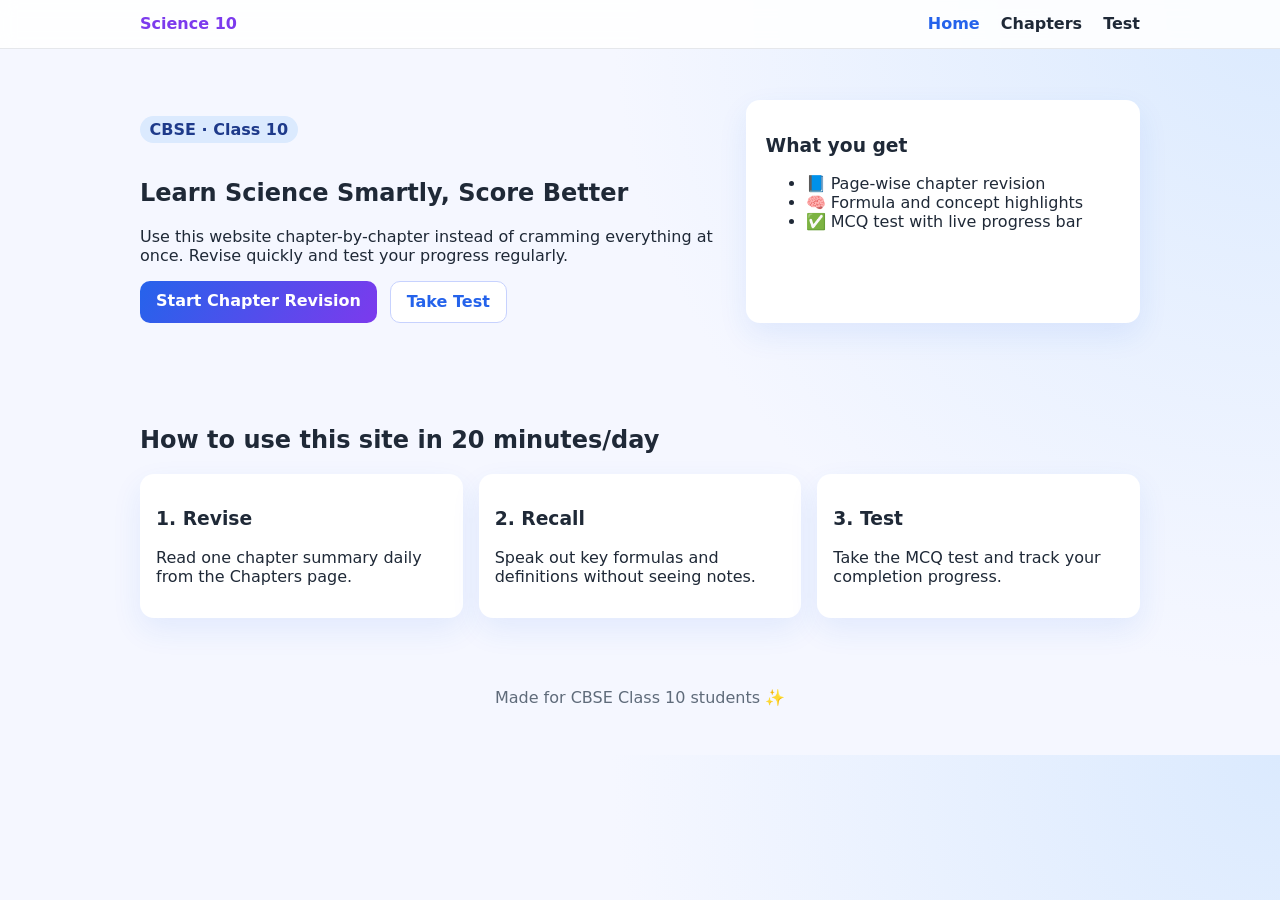
<file: index.html>
<!DOCTYPE html>
<html lang="en">
<head>
  <meta charset="UTF-8" />
  <meta name="viewport" content="width=device-width, initial-scale=1.0" />
  <title>CBSE Class 10 Science Prep</title>
  <link rel="stylesheet" href="css/style.css" />
</head>
<body>
  <header class="site-header">
    <div class="container nav-wrap">
      <a class="logo" href="index.html">Science 10</a>
      <nav>
        <a href="index.html" class="active">Home</a>
        <a href="chapters.html">Chapters</a>
        <a href="test.html">Test</a>
      </nav>
    </div>
  </header>

  <main>
    <section class="hero">
      <div class="container hero-grid">
        <div>
          <p class="badge">CBSE · Class 10</p>
          <h1>Learn Science Smartly, Score Better</h1>
          <p>Use this website chapter-by-chapter instead of cramming everything at once. Revise quickly and test your progress regularly.</p>
          <div class="cta-row">
            <a class="btn" href="chapters.html">Start Chapter Revision</a>
            <a class="btn btn--ghost" href="test.html">Take Test</a>
          </div>
        </div>
        <div class="hero-card">
          <h3>What you get</h3>
          <ul>
            <li>📘 Page-wise chapter revision</li>
            <li>🧠 Formula and concept highlights</li>
            <li>✅ MCQ test with live progress bar</li>
          </ul>
        </div>
      </div>
    </section>

    <section class="container section">
      <h2>How to use this site in 20 minutes/day</h2>
      <div class="cards cards-3">
        <article class="card">
          <h3>1. Revise</h3>
          <p>Read one chapter summary daily from the Chapters page.</p>
        </article>
        <article class="card">
          <h3>2. Recall</h3>
          <p>Speak out key formulas and definitions without seeing notes.</p>
        </article>
        <article class="card">
          <h3>3. Test</h3>
          <p>Take the MCQ test and track your completion progress.</p>
        </article>
      </div>
    </section>
  </main>

  <footer>
    <p>Made for CBSE Class 10 students ✨</p>
  </footer>
</body>
</html>
</file>
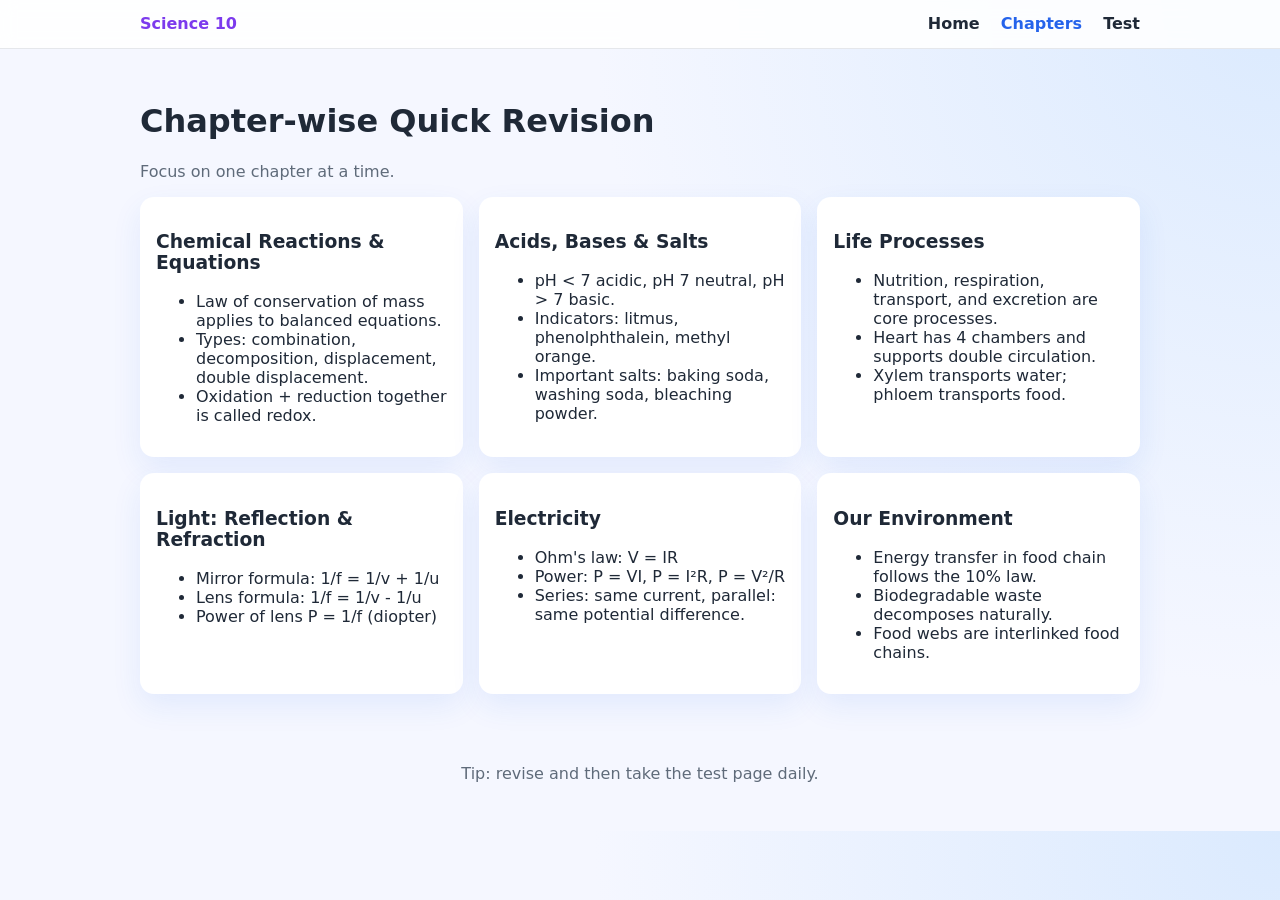
<file: chapters.html>
<!DOCTYPE html>
<html lang="en">
<head>
  <meta charset="UTF-8" />
  <meta name="viewport" content="width=device-width, initial-scale=1.0" />
  <title>Chapters | CBSE Class 10 Science Prep</title>
  <link rel="stylesheet" href="css/style.css" />
</head>
<body>
  <header class="site-header">
    <div class="container nav-wrap">
      <a class="logo" href="index.html">Science 10</a>
      <nav>
        <a href="index.html">Home</a>
        <a href="chapters.html" class="active">Chapters</a>
        <a href="test.html">Test</a>
      </nav>
    </div>
  </header>

  <main class="container section">
    <h1>Chapter-wise Quick Revision</h1>
    <p class="muted">Focus on one chapter at a time.</p>

    <div class="cards">
      <article class="card">
        <h3>Chemical Reactions & Equations</h3>
        <ul>
          <li>Law of conservation of mass applies to balanced equations.</li>
          <li>Types: combination, decomposition, displacement, double displacement.</li>
          <li>Oxidation + reduction together is called redox.</li>
        </ul>
      </article>

      <article class="card">
        <h3>Acids, Bases & Salts</h3>
        <ul>
          <li>pH &lt; 7 acidic, pH 7 neutral, pH &gt; 7 basic.</li>
          <li>Indicators: litmus, phenolphthalein, methyl orange.</li>
          <li>Important salts: baking soda, washing soda, bleaching powder.</li>
        </ul>
      </article>

      <article class="card">
        <h3>Life Processes</h3>
        <ul>
          <li>Nutrition, respiration, transport, and excretion are core processes.</li>
          <li>Heart has 4 chambers and supports double circulation.</li>
          <li>Xylem transports water; phloem transports food.</li>
        </ul>
      </article>

      <article class="card">
        <h3>Light: Reflection & Refraction</h3>
        <ul>
          <li>Mirror formula: 1/f = 1/v + 1/u</li>
          <li>Lens formula: 1/f = 1/v - 1/u</li>
          <li>Power of lens P = 1/f (diopter)</li>
        </ul>
      </article>

      <article class="card">
        <h3>Electricity</h3>
        <ul>
          <li>Ohm's law: V = IR</li>
          <li>Power: P = VI, P = I²R, P = V²/R</li>
          <li>Series: same current, parallel: same potential difference.</li>
        </ul>
      </article>

      <article class="card">
        <h3>Our Environment</h3>
        <ul>
          <li>Energy transfer in food chain follows the 10% law.</li>
          <li>Biodegradable waste decomposes naturally.</li>
          <li>Food webs are interlinked food chains.</li>
        </ul>
      </article>
    </div>
  </main>

  <footer>
    <p>Tip: revise and then take the test page daily.</p>
  </footer>
</body>
</html>
</file>
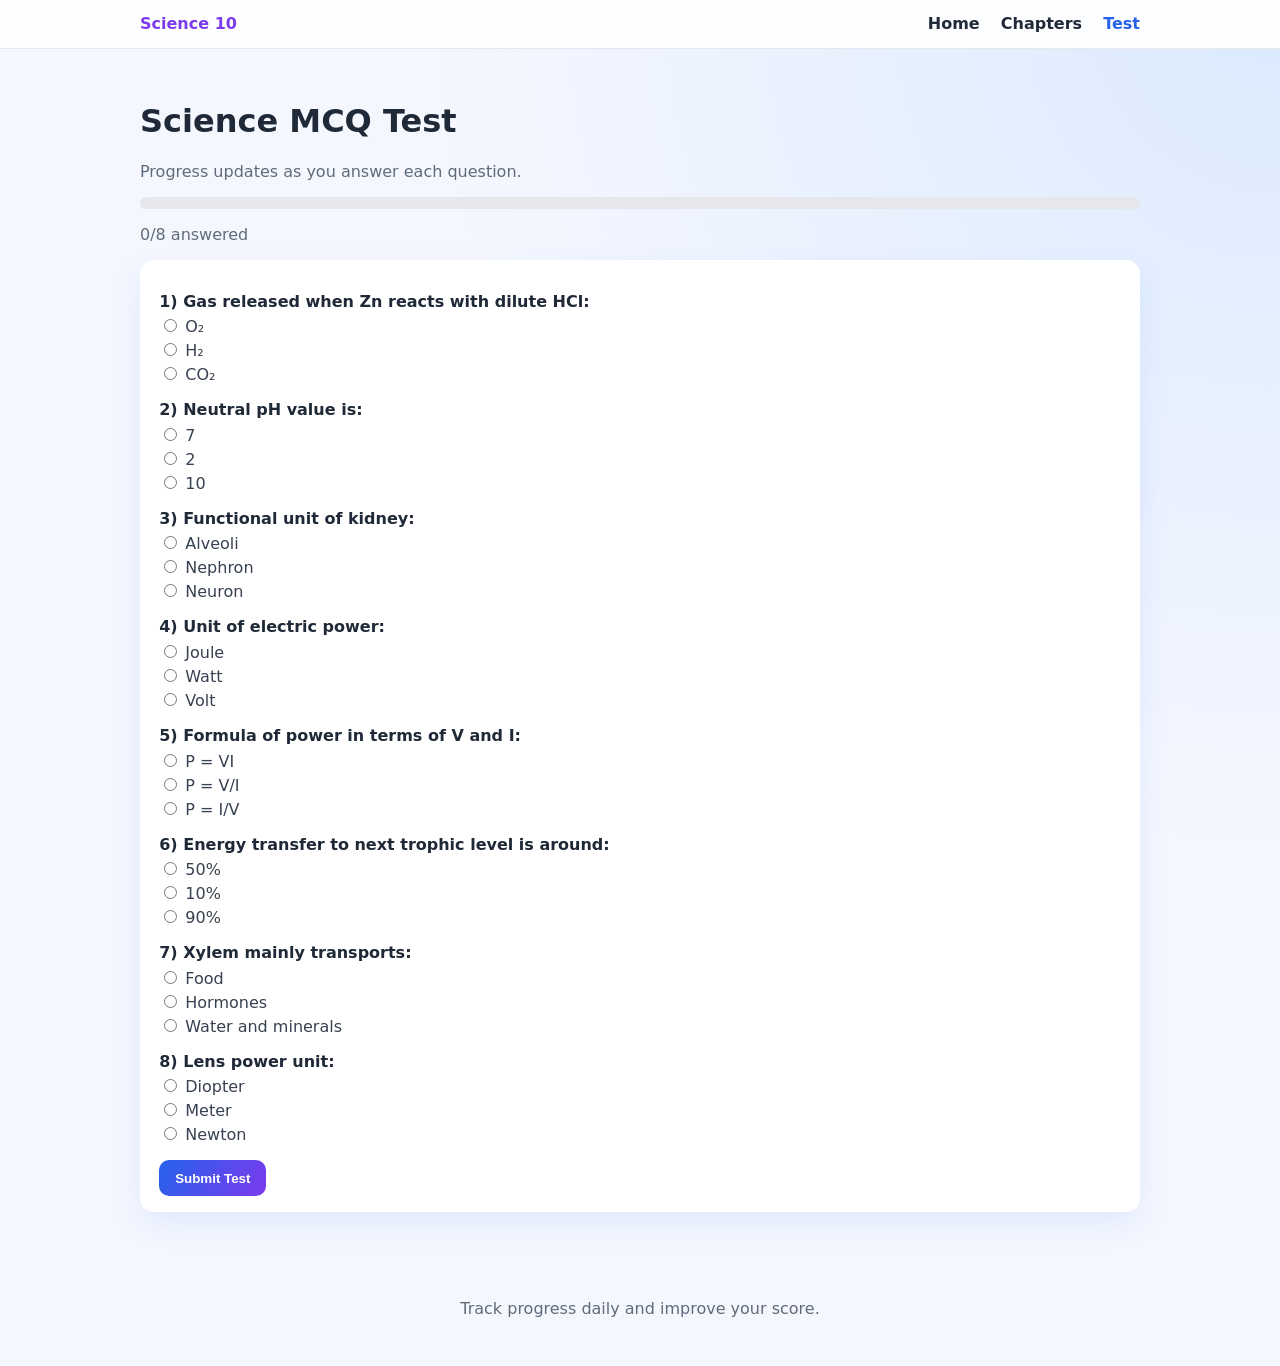
<file: test.html>
<!DOCTYPE html>
<html lang="en">
<head>
  <meta charset="UTF-8" />
  <meta name="viewport" content="width=device-width, initial-scale=1.0" />
  <title>Test | CBSE Class 10 Science Prep</title>
  <link rel="stylesheet" href="css/style.css" />
</head>
<body>
  <header class="site-header">
    <div class="container nav-wrap">
      <a class="logo" href="index.html">Science 10</a>
      <nav>
        <a href="index.html">Home</a>
        <a href="chapters.html">Chapters</a>
        <a href="test.html" class="active">Test</a>
      </nav>
    </div>
  </header>

  <main class="container section">
    <h1>Science MCQ Test</h1>
    <p class="muted">Progress updates as you answer each question.</p>

    <div class="progress-wrap" aria-label="Test progress">
      <div id="progressBar" class="progress-bar"></div>
    </div>
    <p id="progressText" class="muted">0/8 answered</p>

    <form id="quizForm" class="test-form">
      <div class="question">
        <p>1) Gas released when Zn reacts with dilute HCl:</p>
        <label><input type="radio" name="q1" value="a"> O₂</label>
        <label><input type="radio" name="q1" value="b"> H₂</label>
        <label><input type="radio" name="q1" value="c"> CO₂</label>
      </div>
      <div class="question">
        <p>2) Neutral pH value is:</p>
        <label><input type="radio" name="q2" value="a"> 7</label>
        <label><input type="radio" name="q2" value="b"> 2</label>
        <label><input type="radio" name="q2" value="c"> 10</label>
      </div>
      <div class="question">
        <p>3) Functional unit of kidney:</p>
        <label><input type="radio" name="q3" value="a"> Alveoli</label>
        <label><input type="radio" name="q3" value="b"> Nephron</label>
        <label><input type="radio" name="q3" value="c"> Neuron</label>
      </div>
      <div class="question">
        <p>4) Unit of electric power:</p>
        <label><input type="radio" name="q4" value="a"> Joule</label>
        <label><input type="radio" name="q4" value="b"> Watt</label>
        <label><input type="radio" name="q4" value="c"> Volt</label>
      </div>
      <div class="question">
        <p>5) Formula of power in terms of V and I:</p>
        <label><input type="radio" name="q5" value="a"> P = VI</label>
        <label><input type="radio" name="q5" value="b"> P = V/I</label>
        <label><input type="radio" name="q5" value="c"> P = I/V</label>
      </div>
      <div class="question">
        <p>6) Energy transfer to next trophic level is around:</p>
        <label><input type="radio" name="q6" value="a"> 50%</label>
        <label><input type="radio" name="q6" value="b"> 10%</label>
        <label><input type="radio" name="q6" value="c"> 90%</label>
      </div>
      <div class="question">
        <p>7) Xylem mainly transports:</p>
        <label><input type="radio" name="q7" value="a"> Food</label>
        <label><input type="radio" name="q7" value="b"> Hormones</label>
        <label><input type="radio" name="q7" value="c"> Water and minerals</label>
      </div>
      <div class="question">
        <p>8) Lens power unit:</p>
        <label><input type="radio" name="q8" value="a"> Diopter</label>
        <label><input type="radio" name="q8" value="b"> Meter</label>
        <label><input type="radio" name="q8" value="c"> Newton</label>
      </div>

      <button type="submit" class="btn">Submit Test</button>
    </form>

    <p id="result" aria-live="polite" class="result"></p>
  </main>

  <footer>
    <p>Track progress daily and improve your score.</p>
  </footer>

  <script src="js/script.js"></script>
</body>
</html>
</file>
<file: css/style.css>
:root {
  --bg: #f5f7ff;
  --card: #ffffff;
  --text: #1f2937;
  --muted: #5f6b7a;
  --primary: #2563eb;
  --secondary: #7c3aed;
  --success: #16a34a;
}

* { box-sizing: border-box; }

body {
  margin: 0;
  font-family: Inter, system-ui, -apple-system, Segoe UI, Roboto, Arial, sans-serif;
  color: var(--text);
  background: radial-gradient(circle at top right, #dbeafe 0%, var(--bg) 45%);
}

.site-header {
  position: sticky;
  top: 0;
  z-index: 10;
  background: rgba(255, 255, 255, 0.88);
  backdrop-filter: blur(8px);
  border-bottom: 1px solid #e5e7eb;
}

.container {
  width: min(1000px, 92%);
  margin: 0 auto;
}

.nav-wrap {
  display: flex;
  align-items: center;
  justify-content: space-between;
  padding: 0.9rem 0;
}

.logo {
  font-weight: 800;
  color: var(--secondary);
  text-decoration: none;
}

nav a {
  text-decoration: none;
  color: var(--text);
  margin-left: 1rem;
  font-weight: 600;
}

nav a.active {
  color: var(--primary);
}

.hero {
  padding: 3.2rem 0;
}

.hero-grid {
  display: grid;
  grid-template-columns: 1.5fr 1fr;
  gap: 1rem;
}

.badge {
  display: inline-block;
  padding: 0.25rem 0.6rem;
  border-radius: 999px;
  background: #dbeafe;
  color: #1e3a8a;
  font-weight: 700;
}

.hero-card,
.card,
.test-form {
  background: var(--card);
  border-radius: 14px;
  box-shadow: 0 12px 30px rgba(37, 99, 235, 0.09);
}

.hero-card { padding: 1rem 1.2rem; }
.hero-card ul { margin-bottom: 0; }

.section { padding: 2rem 0; }

.cards {
  display: grid;
  grid-template-columns: repeat(auto-fit, minmax(240px, 1fr));
  gap: 1rem;
}

.cards-3 { grid-template-columns: repeat(auto-fit, minmax(200px, 1fr)); }

.card { padding: 1rem; }

.muted { color: var(--muted); }

.cta-row { display: flex; gap: 0.8rem; flex-wrap: wrap; }

.btn {
  border: 0;
  border-radius: 10px;
  padding: 0.65rem 1rem;
  background: linear-gradient(120deg, var(--primary), var(--secondary));
  color: #fff;
  font-weight: 700;
  text-decoration: none;
  cursor: pointer;
}

.btn--ghost {
  background: #fff;
  color: var(--primary);
  border: 1px solid #c7d2fe;
}

.test-form { padding: 1rem 1.2rem; }
.question { margin-bottom: 1rem; }
.question p { font-weight: 700; margin-bottom: 0.35rem; }
label { display: block; margin-bottom: 0.25rem; color: #374151; }

.progress-wrap {
  width: 100%;
  height: 12px;
  background: #e5e7eb;
  border-radius: 999px;
  overflow: hidden;
  margin-bottom: 0.6rem;
}

.progress-bar {
  width: 0;
  height: 100%;
  background: linear-gradient(90deg, #22c55e, #16a34a);
  transition: width 0.25s ease;
}

.result {
  color: var(--success);
  font-weight: 800;
}

footer {
  text-align: center;
  color: var(--muted);
  padding: 1.4rem 0 2rem;
}

@media (max-width: 760px) {
  .hero-grid { grid-template-columns: 1fr; }
}
</file>
